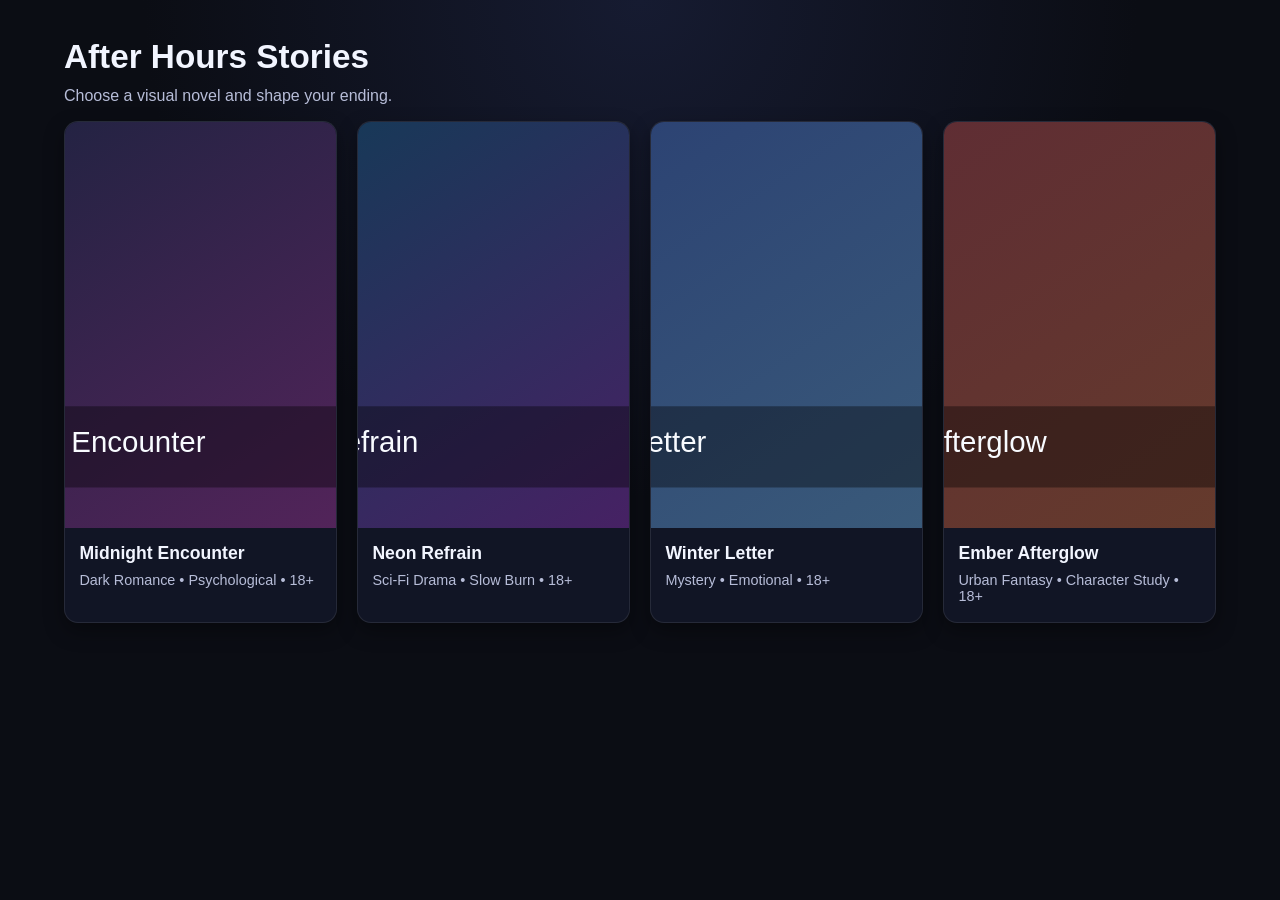
<file: index.html>
<!DOCTYPE html>
<html lang="en">
<head>
  <meta charset="UTF-8" />
  <meta name="viewport" content="width=device-width, initial-scale=1.0" />
  <title>Visual Novel Catalog</title>
  <link rel="stylesheet" href="css/style.css" />
</head>
<body data-page="catalog">
  <header class="site-header">
    <h1>After Hours Stories</h1>
    <p>Choose a visual novel and shape your ending.</p>
  </header>

  <main class="catalog-main">
    <section id="story-grid" class="story-grid" aria-label="Story catalog"></section>
  </main>

  <script type="module" src="js/game.js"></script>
</body>
</html>
</file>
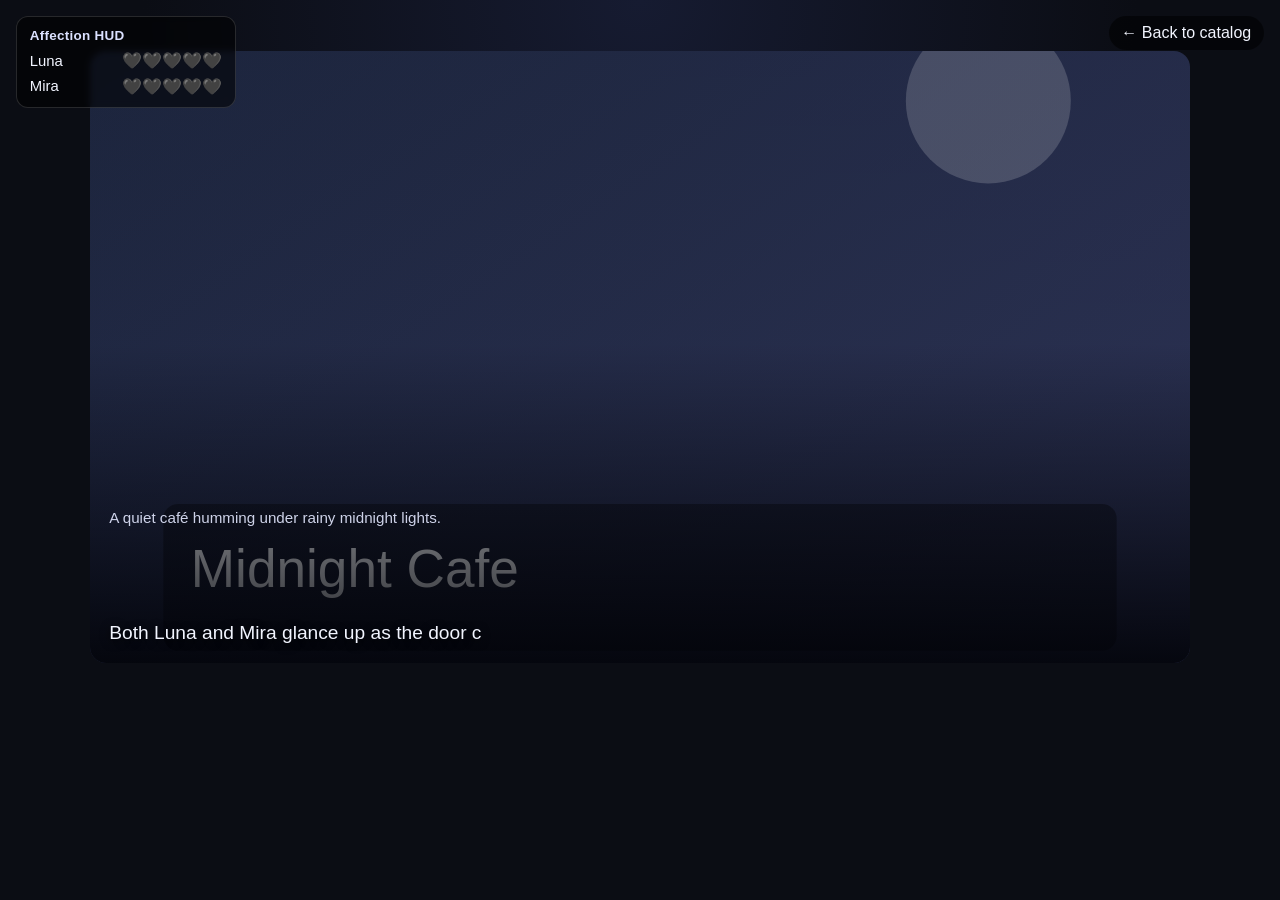
<file: game.html>
<!DOCTYPE html>
<html lang="en">
<head>
  <meta charset="UTF-8" />
  <meta name="viewport" content="width=device-width, initial-scale=1.0" />
  <title>Visual Novel Player</title>
  <link rel="stylesheet" href="css/style.css" />
</head>
<body data-page="game">
  <a class="back-link" href="index.html">← Back to catalog</a>

  <main class="game-main" id="game-root">
    <aside class="hud" id="hud" aria-live="polite"></aside>

    <section class="scene-wrapper">
      <div class="scene-image-container" id="scene-image-container">
        <img id="scene-image" alt="Current scene" />
        <div class="scene-gradient"></div>
        <div class="scene-caption" id="scene-caption"></div>
        <div class="dialogue-box" id="dialogue-box"></div>
      </div>
      <div class="choice-container" id="choice-container"></div>
    </section>
  </main>

  <script type="module" src="js/game.js"></script>
</body>
</html>
</file>
<file: css/style.css>
:root {
  --bg: #0b0d14;
  --bg-panel: #151828;
  --text-main: #f2f5ff;
  --text-muted: #b7bdd8;
  --accent: #7d88ff;
  --accent-soft: #9ca4ff;
  --card-radius: 14px;
  --shadow-soft: 0 8px 20px rgba(0, 0, 0, 0.35);
  --shadow-glow: 0 10px 28px rgba(125, 136, 255, 0.25);
}

* {
  box-sizing: border-box;
}

body {
  margin: 0;
  min-height: 100vh;
  font-family: "Segoe UI", Tahoma, Geneva, Verdana, sans-serif;
  background: radial-gradient(circle at top, #161b31 0%, var(--bg) 45%);
  color: var(--text-main);
}

.site-header {
  padding: 2.4rem 5vw 1rem;
}

.site-header h1 {
  margin: 0;
  font-size: clamp(1.7rem, 2.6vw, 2.5rem);
}

.site-header p {
  margin: 0.65rem 0 0;
  color: var(--text-muted);
}

.catalog-main {
  padding: 0 5vw 2.5rem;
}

.story-grid {
  display: grid;
  grid-template-columns: repeat(4, minmax(0, 1fr));
  gap: 1.25rem;
}

.story-card {
  border: 1px solid rgba(255, 255, 255, 0.09);
  border-radius: var(--card-radius);
  overflow: hidden;
  cursor: pointer;
  background: #111525;
  transition: transform 220ms ease, box-shadow 220ms ease, border-color 220ms ease;
  box-shadow: var(--shadow-soft);
}

.story-card:hover,
.story-card:focus-visible {
  transform: scale(1.03);
  box-shadow: var(--shadow-glow);
  border-color: rgba(145, 157, 255, 0.6);
  outline: none;
}

.story-cover-wrap {
  aspect-ratio: 2 / 3;
  overflow: hidden;
}

.story-cover {
  width: 100%;
  height: 100%;
  object-fit: cover;
  display: block;
  transition: transform 260ms ease;
}

.story-card:hover .story-cover,
.story-card:focus-visible .story-cover {
  transform: scale(1.05);
}

.story-meta {
  padding: 0.95rem 0.9rem 1.1rem;
}

.story-meta h2 {
  margin: 0;
  font-size: 1.1rem;
}

.story-meta p {
  margin: 0.48rem 0 0;
  color: var(--text-muted);
  font-size: 0.9rem;
}

.back-link {
  position: fixed;
  top: 1rem;
  right: 1rem;
  z-index: 20;
  color: var(--text-main);
  text-decoration: none;
  padding: 0.5rem 0.8rem;
  border-radius: 999px;
  background: rgba(0, 0, 0, 0.55);
}

.game-main {
  padding: 3.2rem 5vw 2.2rem;
}

.scene-wrapper {
  max-width: 1100px;
  margin: 0 auto;
}

.scene-image-container {
  position: relative;
  height: min(68vh, 640px);
  border-radius: 16px;
  overflow: hidden;
  background: #06070d;
}

#scene-image {
  width: 100%;
  height: 100%;
  object-fit: cover;
  display: block;
  opacity: 0;
  transform: scale(1.01);
  transition: opacity 360ms ease, transform 360ms ease;
}

#scene-image.is-visible {
  opacity: 1;
  transform: scale(1);
}

.scene-gradient {
  position: absolute;
  inset: 0;
  background: linear-gradient(to top, rgba(1, 2, 7, 0.9) 0%, rgba(1, 2, 7, 0.05) 52%, rgba(1, 2, 7, 0.06) 100%);
  pointer-events: none;
}

.scene-caption,
.dialogue-box {
  position: absolute;
  left: 0;
  right: 0;
  z-index: 3;
  padding-left: 1.2rem;
  padding-right: 1.2rem;
  word-wrap: break-word;
}

.scene-caption {
  bottom: 8.6rem;
  color: #e3e8ff;
  font-size: 0.95rem;
  opacity: 0.9;
}

.dialogue-box {
  bottom: 1rem;
  font-size: clamp(1rem, 2vw, 1.2rem);
  line-height: 1.48;
  text-shadow: 0 2px 10px rgba(0, 0, 0, 0.9);
}

.choice-container {
  margin-top: 1rem;
  display: grid;
  gap: 0.72rem;
}

.choice-button {
  width: 100%;
  border: none;
  border-radius: 12px;
  padding: 0.8rem 0.95rem;
  font-size: 1rem;
  color: #f3f4ff;
  background: linear-gradient(140deg, #1e2556, #313c80);
  cursor: pointer;
  transition: background 180ms ease, transform 180ms ease;
}

.choice-button:hover,
.choice-button:focus-visible {
  background: linear-gradient(140deg, #2a3270, #414ea1);
  transform: translateY(-2px);
  outline: none;
}

.choice-button:disabled {
  opacity: 0.55;
  cursor: default;
}

.hud {
  position: fixed;
  top: 1rem;
  left: 1rem;
  z-index: 30;
  min-width: 220px;
  max-width: 300px;
  border-radius: 12px;
  background: rgba(0, 0, 0, 0.56);
  border: 1px solid rgba(255, 255, 255, 0.14);
  padding: 0.7rem 0.8rem;
  backdrop-filter: blur(3px);
}

.hud-title {
  margin: 0 0 0.5rem;
  font-size: 0.84rem;
  letter-spacing: 0.02em;
  color: #dbe1ff;
}

.hud-row {
  display: flex;
  justify-content: space-between;
  gap: 0.75rem;
  align-items: center;
  margin-bottom: 0.42rem;
}

.hud-row:last-child {
  margin-bottom: 0;
}

.hud-name {
  font-size: 0.93rem;
}

.hud-hearts {
  transition: transform 250ms ease;
  display: inline-block;
}

.hud-row:hover .hud-hearts {
  transform: scale(1.06);
}

@media (max-width: 1150px) {
  .story-grid {
    grid-template-columns: repeat(3, minmax(0, 1fr));
  }
}

@media (max-width: 760px) {
  .story-grid {
    grid-template-columns: 1fr;
  }

  .hud {
    top: 0.7rem;
    left: 0.7rem;
    min-width: 185px;
  }

  .game-main {
    padding-top: 4.2rem;
  }

  .scene-image-container {
    height: min(60vh, 500px);
  }

  .scene-caption {
    bottom: 9rem;
  }
}
</file>
